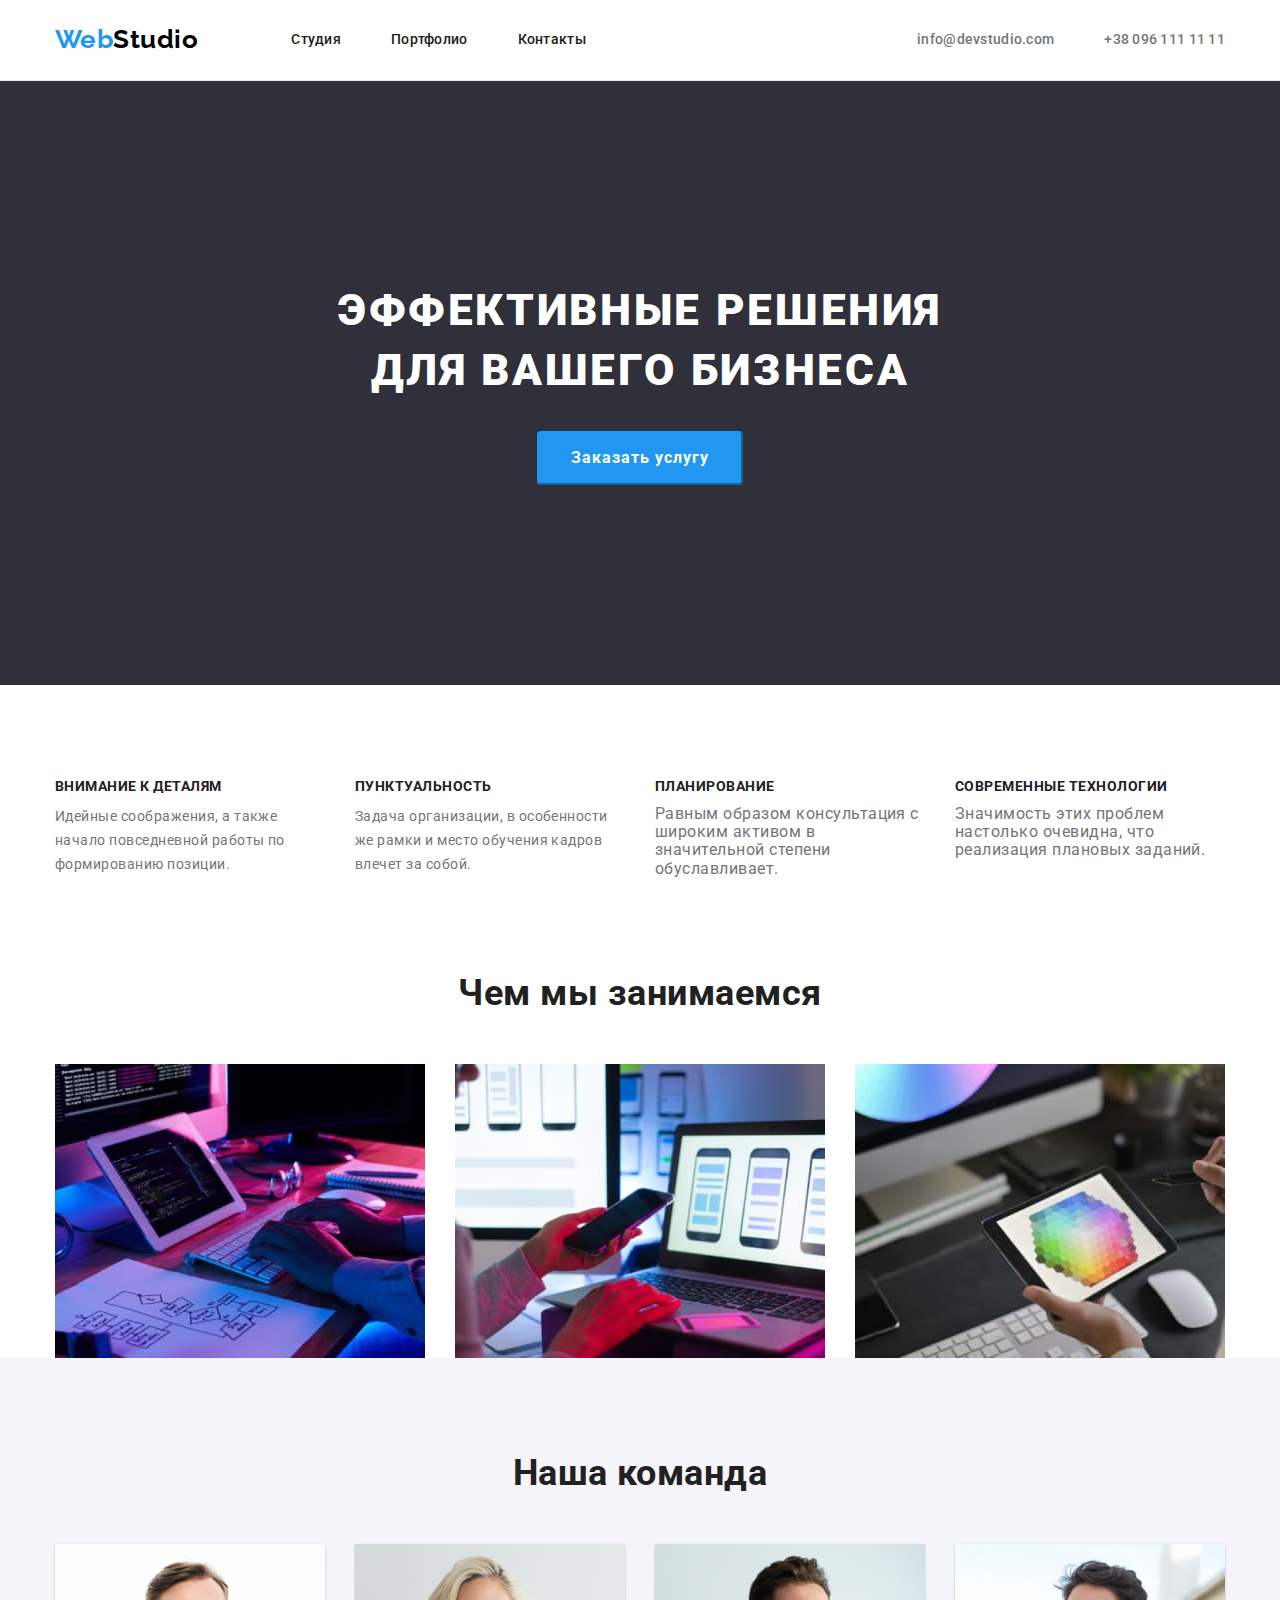
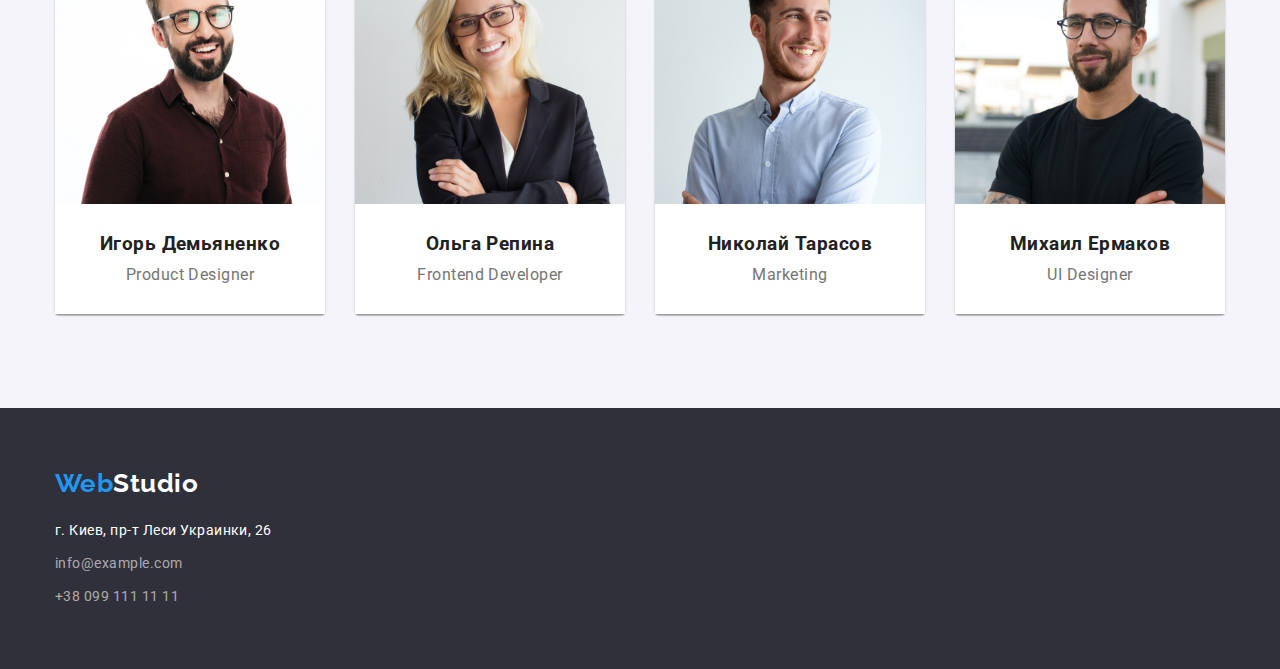
<file: index.html>
<!DOCTYPE html>
<html lang="ru">
  <head>
    <meta charset="UTF-8" />
    <meta http-equiv="X-UA-Compatible" content="IE=edge" />
    <meta name="viewport" content="width=device-width, initial-scale=1.0" />
    <title>WebStudio</title>
    <link rel="preconnect" href="https://fonts.googleapis.com" />
    <link rel="preconnect" href="https://fonts.gstatic.com" crossorigin />
    <link
      href="https://fonts.googleapis.com/css2?family=Raleway:wght@700&family=Roboto:wght@400;500;700;900&display=swap"
      rel="stylesheet"
    />
    <link
      rel="stylesheet"
      href="https://cdnjs.cloudflare.com/ajax/libs/modern-normalize/1.1.0/modern-normalize.min.css"
    />
    <link rel="stylesheet" href="./css/styles.css" />
  </head>
  <body class="page">
    <!-- Шапка сайта -->

    <header class="page-header header-container">
      <div class="container">
        <nav class="main-nav main-nav-container">
          <a href="./index.html" class="header-logo list">
            <span>Web</span>Studio
          </a>

          <ul class="site-nav-list list">
            <li class="site-nav-item">
              <a class="site-nav-link list" href="./index.html">Студия</a>
            </li>
            <li class="site-nav-item">
              <a class="site-nav-link list" href="./portfolio.html"
                >Портфолио</a
              >
            </li>
            <li class="site-nav-item">
              <a class="site-nav-link list" href="">Контакты</a>
            </li>
          </ul>
        </nav>

        <ul class="auth-list list">
          <li class="auth-item">
            <a class="auth-link list" href="mailto:info@devstudio.com"
              >info@devstudio.com</a
            >
          </li>
          <li class="auth-item">
            <a class="auth-link list" href="tel:+380961111111"
              >+38 096 111 11 11</a
            >
          </li>
        </ul>
      </div>
    </header>
    <main>
      <!-- Эффективные решения для вашего бизнеса -->
      <section class="hero">
        <div class="container">
          <h1 class="hero-title">Эффективные решения для вашего бизнеса</h1>
          <button class="hero-button" type="button">Заказать услугу</button>
        </div>
      </section>

      <!-- Наши преимущества -->
      <section class="section features">
        <div class="container features-container">
          <h2 class="section-title">Наши преимущества</h2>
          <ul class="features-list list">
            <li class="features-item">
              <h3 class="section-title">Внимание к деталям</h3>
              <p class="features-text">
                Идейные соображения, а также начало повседневной работы по
                формированию позиции.
              </p>
            </li>
            <li class="features-item">
              <h3 class="section-title">Пунктуальность</h3>
              <p class="features-text">
                Задача организации, в особенности же рамки и место обучения
                кадров влечет за собой.
              </p>
            </li>
            <li class="features-item">
              <h3 class="section-title">Планирование</h3>
              <p>
                Равным образом консультация с широким активом в значительной
                степени обуславливает.
              </p>
            </li>
            <li class="features-item">
              <h3 class="section-title">Современные технологии</h3>
              <p>
                Значимость этих проблем настолько очевидна, что реализация
                плановых заданий.
              </p>
            </li>
          </ul>
        </div>
      </section>

      <!-- Чем мы занимаемся -->
      <section class="section job">
        <div class="container">
          <h2 class="section-title">Чем мы занимаемся</h2>
          <ul class="job-list list">
            <li class="job-item">
              <img
                class="job-img"
                src="./images/image-1.jpg"
                alt="Верстка сайта"
                width="370"
              />
            </li>
            <li class="job-item">
              <img
                class="job-img"
                src="./images/image-2.jpg"
                alt="Взаимодействие телефона и компьютера"
                width="370"
              />
            </li>
            <li class="job-item">
              <img
                class="job-img"
                src="./images/image-3.jpg"
                alt="Выбор палитры цвета на планшете"
                width="370"
              />
            </li>
          </ul>
        </div>
      </section>

      <!-- Наша Команда -->
      <section class="section team">
        <div class="container">
          <h2 class="section-title">Наша команда</h2>
          <ul class="team-list list">
            <li class="team-item">
              <img
                class="team-img"
                src="./images/igor.jpg"
                alt="Мужчина в коричневой рубашке"
                width="270"
              />
              <div class="team-wrapper">
                <h3 class="section-title">Игорь Демьяненко</h3>
                <p class="section-text" lang="en">Product Designer</p>
              </div>
            </li>
            <li class="team-item">
              <img
                class="team-img"
                src="./images/olga.jpg"
                alt="Женщина в темном пиджаке"
                width="270"
              />
              <div class="team-wrapper">
                <h3 class="section-title">Ольга Репина</h3>
                <p class="section-text" lang="en">Frontend Developer</p>
              </div>
            </li>
            <li class="team-item">
              <img
                class="team-img"
                src="./images/nikolay.jpg"
                alt="Мужчина в светлой рубашке"
                width="270"
              />
              <div class="team-wrapper">
                <h3 class="section-title">Николай Тарасов</h3>
                <p class="section-text" lang="en">Marketing</p>
              </div>
            </li>
            <li class="team-item">
              <img
                class="team-img"
                src="./images/mihail.jpg"
                alt="Мужчина в черной футболке"
                width="270"
              />
              <div class="team-wrapper">
                <h3 class="section-title">Михаил Ермаков</h3>
                <p class="section-text" lang="en">UI Designer</p>
              </div>
            </li>
          </ul>
        </div>
      </section>
    </main>
    <footer class="footer">
      <div class="container">
        <a class="footer-logo list" href="./index.html">
          <span>Web</span>Studio
        </a>
        <address class="footer-address">
          <p class="footer-text">г. Киев, пр-т Леси Украинки, 26</p>
          <ul class="list">
            <li class="address-mail">
              <a class="footer-link list" href="mailto:info@example.com"
                >info@example.com</a
              >
            </li>
            <li class="address-phone">
              <a class="footer-link list" href="tel:+380991111111"
                >+38 099 111 11 11</a
              >
            </li>
          </ul>
        </address>
      </div>
    </footer>
  </body>
</html>
</file>
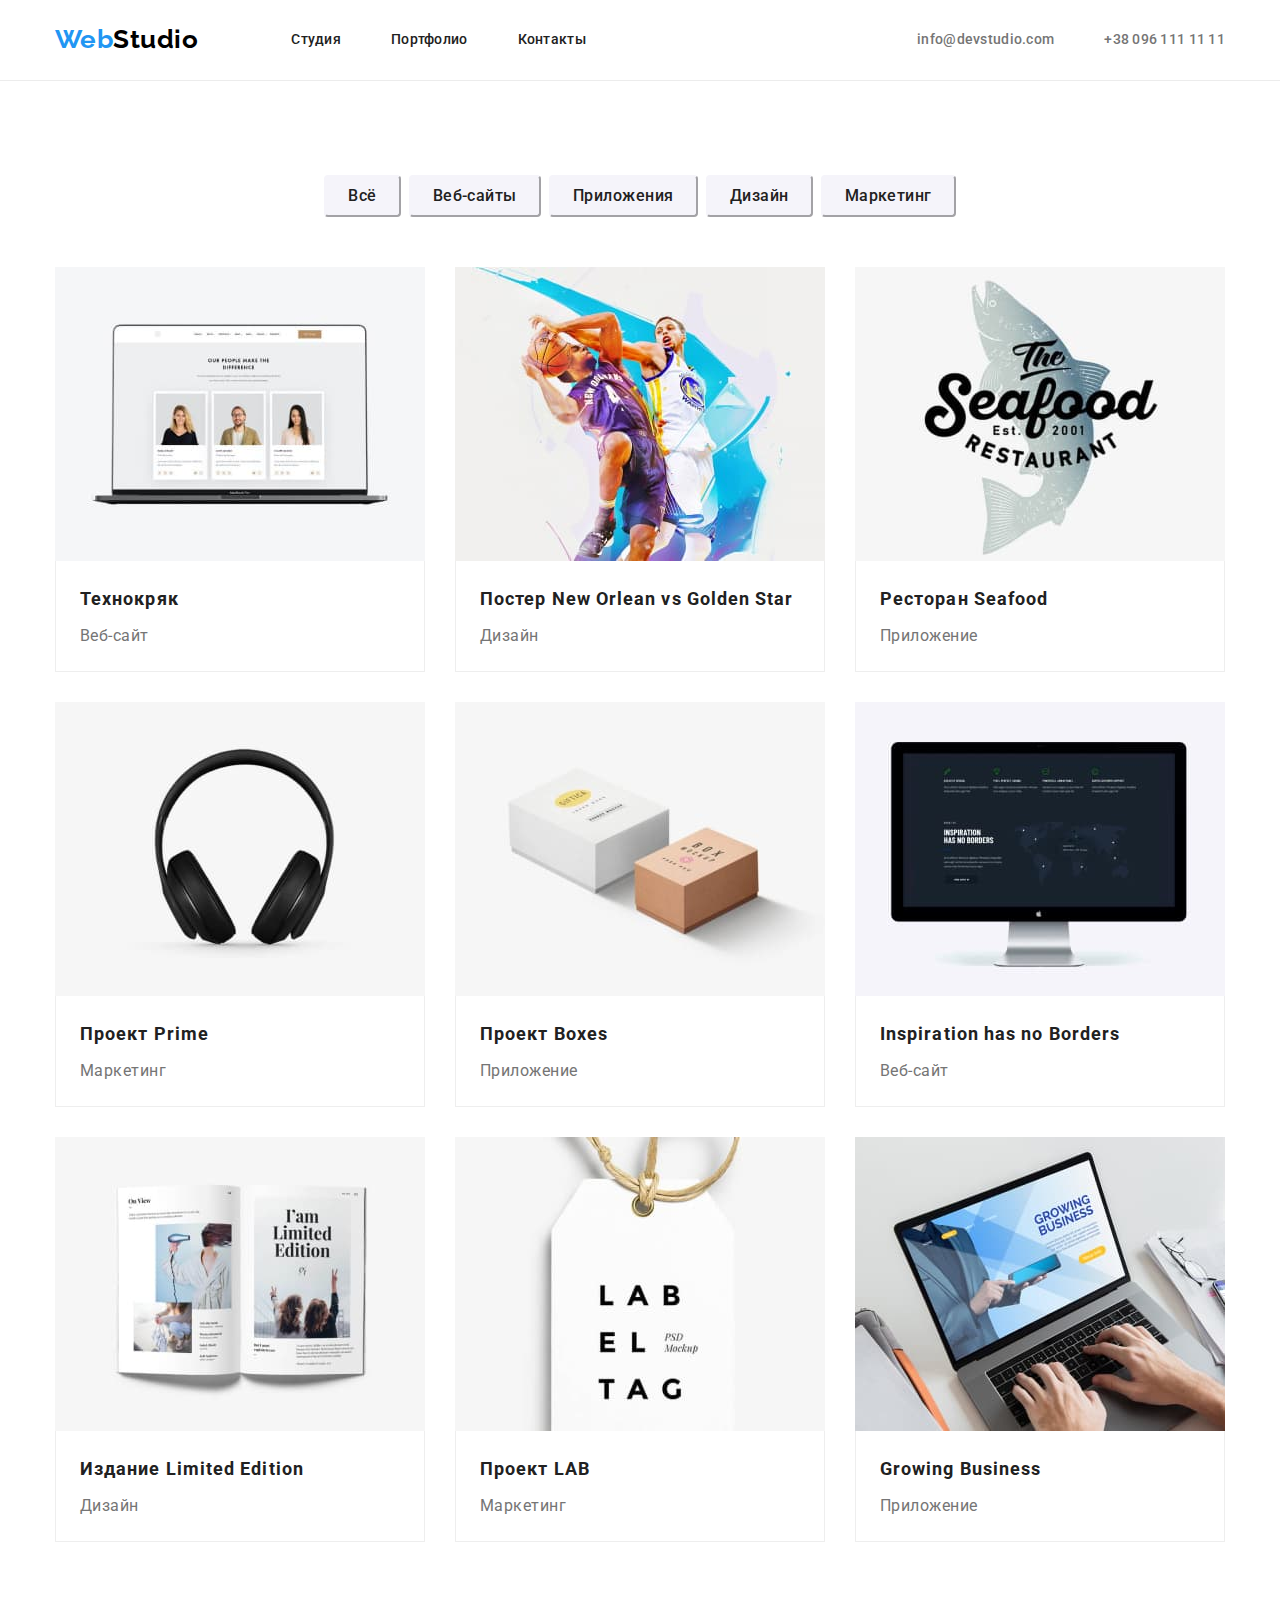
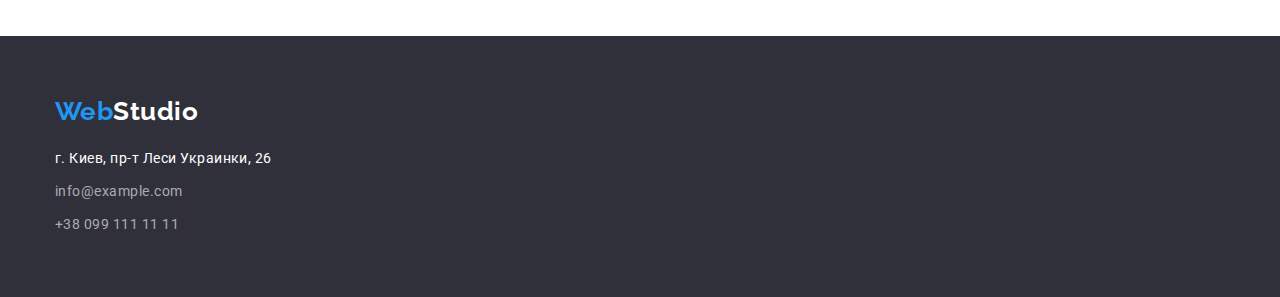
<file: portfolio.html>
<!DOCTYPE html>
<html lang="ru">
  <head>
    <meta charset="UTF-8" />
    <meta http-equiv="X-UA-Compatible" content="IE=edge" />
    <meta name="viewport" content="width=device-width, initial-scale=1.0" />
    <title>WebStudio</title>
    <link rel="preconnect" href="https://fonts.googleapis.com" />
    <link rel="preconnect" href="https://fonts.gstatic.com" crossorigin />
    <link
      href="https://fonts.googleapis.com/css2?family=Raleway:wght@700&family=Roboto:wght@400;500;700;900&display=swap"
      rel="stylesheet"
    />
    <link
      rel="stylesheet"
      href="https://cdnjs.cloudflare.com/ajax/libs/modern-normalize/1.1.0/modern-normalize.min.css"
    />
    <link rel="stylesheet" href="./css/styles.css" />
  </head>
  <body class="page">
    <!-- Шапка сайта -->
    <header class="page-header header-container">
      <div class="container">
        <nav class="main-nav main-nav-container">
          <a href="./index.html" class="header-logo list">
            <span>Web</span>Studio
          </a>

          <ul class="site-nav-list list">
            <li class="site-nav-item">
              <a class="site-nav-link list" href="./index.html">Студия</a>
            </li>
            <li class="site-nav-item">
              <a class="site-nav-link list" href="./portfolio.html"
                >Портфолио</a
              >
            </li>
            <li class="site-nav-item">
              <a class="site-nav-link list" href="">Контакты</a>
            </li>
          </ul>
        </nav>

        <ul class="auth-list list">
          <li class="auth-item">
            <a class="auth-link list" href="mailto:info@devstudio.com"
              >info@devstudio.com</a
            >
          </li>
          <li class="auth-item">
            <a class="auth-link list" href="tel:+380961111111"
              >+38 096 111 11 11</a
            >
          </li>
        </ul>
      </div>
    </header>
    <main>
      <!-- Portfolio -->

      <section class="section portfolio">
        <div class="container portfolio">
          <h1 class="section-title portfolio">Фильтр по содержанию</h1>
          <ul class="button-list list">
            <li class="button-item">
              <button class="button" type="button">Всё</button>
            </li>
            <li class="button-item">
              <button class="button" type="button">Веб-сайты</button>
            </li>
            <li class="button-item">
              <button class="button" type="button">Приложения</button>
            </li>
            <li class="button-item">
              <button class="button" type="button">Дизайн</button>
            </li>
            <li class="button-item">
              <button class="button" type="button">Маркетинг</button>
            </li>
          </ul>

          <!-- Portfolio benefits -->
          <ul class="benefits-list list">
            <li class="benefits-item">
              <img
                class="benefits-img"
                src="./images/portfolio/techno.jpg"
                alt="Фотокарточки на мониторе"
              />
              <div class="benefits-wrapper">
                <h2 class="section-title">Технокряк</h2>
                <p class="benefits-text">Веб-сайт</p>
              </div>
            </li>
            <li class="benefits-item">
              <img
                class="benefits-img"
                src="./images/portfolio/new-orlean.jpg"
                alt="Баскетболисты"
                width="370"
              />
              <div class="benefits-wrapper">
                <h2 class="section-title">Постер New Orlean vs Golden Star</h2>
                <p class="benefits-text">Дизайн</p>
              </div>
            </li>
            <li class="benefits-item">
              <img
                class="benefits-img"
                src="./images/portfolio/seafood.jpg"
                alt="Логотип ресторана"
                width="370"
              />
              <div class="benefits-wrapper">
                <h2 class="section-title">Ресторан Seafood</h2>
                <p class="benefits-text">Приложение</p>
              </div>
            </li>
            <li class="benefits-item">
              <img
                class="benefits-img"
                src="./images/portfolio/prime.jpg"
                alt="Наушники"
                width="370"
              />
              <div class="benefits-wrapper">
                <h2 class="section-title">Проект Prime</h2>
                <p class="benefits-text">Маркетинг</p>
              </div>
            </li>
            <li class="benefits-item">
              <img
                class="benefits-img"
                src="./images/portfolio/boxes.jpg"
                alt="Коробки"
                width="370"
              />
              <div class="benefits-wrapper">
                <h2 class="section-title">Проект Boxes</h2>
                <p class="benefits-text">Приложение</p>
              </div>
            </li>
            <li class="benefits-item">
              <img
                class="benefits-img"
                src="./images/portfolio/inspiration.jpg"
                alt="Монитор с картой"
                width="370"
              />
              <div class="benefits-wrapper">
                <h2 class="section-title">Inspiration has no Borders</h2>
                <p class="benefits-text">Веб-сайт</p>
              </div>
            </li>
            <li class="benefits-item">
              <img
                class="benefits-img"
                src="./images/portfolio/limited-edition.jpg"
                alt="Журнал на светлом фоне"
                width="370"
              />
              <div class="benefits-wrapper">
                <h2 class="section-title">Издание Limited Edition</h2>
                <p class="benefits-text">Дизайн</p>
              </div>
            </li>
            <li class="benefits-item">
              <img
                class="benefits-img"
                src="./images/portfolio/lab.jpg"
                alt="Этикетка на светлом фоне"
                width="370"
              />
              <div class="benefits-wrapper">
                <h2 class="section-title">Проект LAB</h2>
                <p class="benefits-text">Маркетинг</p>
              </div>
            </li>
            <li class="benefits-item">
              <img
                class="benefits-img"
                src="./images/portfolio/growing-business.jpg"
                alt="Ноутбук с открытой программой"
                width="370"
              />
              <div class="benefits-wrapper">
                <h2 class="section-title">Growing Business</h2>
                <p class="benefits-text">Приложение</p>
              </div>
            </li>
          </ul>
        </div>
      </section>
    </main>
    <footer class="footer">
      <div class="container">
        <a class="footer-logo list" href="./index.html">
          <span>Web</span>Studio
        </a>
        <address class="footer-address">
          <p class="footer-text">г. Киев, пр-т Леси Украинки, 26</p>
          <ul class="list">
            <li class="address-mail">
              <a class="footer-link list" href="mailto:info@example.com"
                >info@example.com</a
              >
            </li>
            <li class="address-phone">
              <a class="footer-link list" href="tel:+380991111111"
                >+38 099 111 11 11</a
              >
            </li>
          </ul>
        </address>
      </div>
    </footer>
  </body>
</html>
</file>
<file: css/styles.css>
:root {
  --title-text-color: #212121;
  --text-color: #757575;
  --accent-color: #2196f3;
  --accent-color-secondary: #188ce8;
  --black-color: #000000;
  --white-color: #ffffff;
  --footer-link-color: rgba(255, 255, 255, 0.6);
  --secondary-background-color: #2f303a;
  --third-background-color: #f5f4fa;
  --indent: 30px;
  --items: 3;
}

/* flex-basis: calc((100% - var(--indent) * (var(--items) - 1)) / var(--items)); */
/* title text color #212121 */
/* text color #757575 */
/* accent color #2196F3 */
/* black color #000000 */
/* white color #FFFFFF */
/* footer link color rgba(255, 255, 255, 0.6) */
/* secondary background color #2F303A */
/*  */
/* third background color #F5F4FA */

/* Reset style */

h1,
h2,
h3,
h4,
h5,
h6,
p {
  margin: 0;
}

img {
  display: block;
}

.list {
  padding: 0;
  margin: 0;
  list-style: none;
  text-decoration: none;
}
.hero-button,
.button {
  cursor: pointer;
}

/* General style */

.container {
  width: 1200px;
  padding-left: 15px;
  padding-right: 15px;
  margin-left: auto;
  margin-right: auto;

  /* outline: 2px solid tomato;
  outline-offset: -2px; */
}

/* Page */

.page {
  background-color: var(--white-color);
  color: var(--text-color);
  font-family: "Roboto", sans-serif;
  font-size: 16px;
  letter-spacing: 0.03em;
}

/* Header */

.page-header {
  padding-top: 24px;
  padding-bottom: 25px;
  border-bottom: 1px solid #ececec;
}

.header-container > .container {
  display: flex;
  align-items: center;
}

.main-nav-container {
  display: flex;
}

.header-logo {
  display: block;
  margin-right: 93px;

  color: var(--black-color);
  font-family: "Raleway", sans-serif;
  font-weight: 700;
  font-size: 26px;
  line-height: 1.19;
}
.header-logo span {
  color: var(--accent-color);
}

/* Site-nav */

.site-nav-list {
  display: flex;
  gap: 50px;
  align-items: center;
}

.site-nav-link {
  padding-top: 32px;
  padding-bottom: 32px;

  color: var(--title-text-color);
  font-weight: 500;
  font-size: 14px;
  line-height: 1.14;
  letter-spacing: 0.02em;
}
.site-nav-link:hover,
.site-nav-link:focus {
  color: var(--accent-color);
}

/* Auth-list, link */

.auth-list {
  display: flex;
  margin-left: auto;
  gap: 50px;
}

.auth-link {
  padding-top: 32px;
  padding-bottom: 32px;

  color: var(--text-color);
  font-weight: 500;
  font-size: 14px;
  line-height: 1.14;
  letter-spacing: 0.02em;
}
.auth-link:hover,
.auth-link:focus {
  color: var(--accent-color);
}

/* Hero */

.hero {
  background-color: var(--secondary-background-color);
  padding-top: 200px;
  padding-bottom: 200px;
}

.hero-title {
  display: block;
  width: 696px;
  margin-bottom: 30px;
  margin-left: auto;
  margin-right: auto;
  color: var(--white-color);
  font-weight: 900;
  font-size: 44px;
  line-height: 1.36;
  text-align: center;
  letter-spacing: 0.06em;
  text-transform: uppercase;
}
.hero-button {
  display: block;
  margin-left: auto;
  margin-right: auto;
  border-radius: 4px;
  border-color: var(--accent-color);
  min-width: 200px;
  padding: 10px 32px;

  color: var(--white-color);
  background-color: var(--accent-color);
  font-family: inherit;
  font-weight: 700;
  font-size: inherit;
  line-height: 1.88;
  letter-spacing: 0.06em;
}
.hero-button:hover,
.hero-button:focus {
  background-color: var(--accent-color-secondary);
}

/* Section General*/

.section {
  padding-top: 94px;
  padding-bottom: 94px;
}

.section-title {
  color: var(--title-text-color);
}

/* Section Features */

.features-list {
  display: flex;
  gap: 30px;
}

.features-item {
  width: 270px;
}

.features-item > .section-title {
  display: block;
  margin-bottom: 10px;
}

.features .section-title {
  font-weight: 700;
  font-size: 14px;
  line-height: 1.14;
  text-transform: uppercase;
}

.features-container > .section-title {
  display: none;
}

.features-text {
  font-size: 14px;
  line-height: 1.71;
}

/* Section Job*/

.section.job {
  padding-top: 0;
  padding-bottom: 0;
}

.job-list {
  display: flex;
  flex-wrap: wrap;
  gap: var(--indent);
}

.job-item {
  flex-basis: calc((100% - var(--indent) * (var(--items) - 1)) / var(--items));
}

.job .section-title {
  margin-bottom: 50px;

  font-weight: 700;
  font-size: 36px;
  line-height: 1.17;
  text-align: center;
}

/* Section Team */

.section.team {
  padding-top: 94px;
}

.team-list {
  display: flex;
  flex-wrap: wrap;
  gap: var(--indent);
  --items: 4;
}

.team-item {
  flex-basis: calc((100% - var(--indent) * (var(--items) - 1)) / var(--items));
  box-shadow: 0px 1px 3px rgba(0, 0, 0, 0.12), 0px 1px 1px rgba(0, 0, 0, 0.14),
    0px 2px 1px rgba(0, 0, 0, 0.2);
  border-radius: 0px 0px 4px 4px;
}

.team-wrapper {
  text-align: center;
  padding-top: 30px;
  padding-bottom: 30px;
  padding-left: 5px;
  padding-right: 5px;

  background-color: var(--white-color);
}

.team-wrapper > .section-title {
  display: block;
  margin-bottom: 10px;
}

.section.team {
  background-color: var(--third-background-color);
}
.team-item > .section-title,
.team-item > .section-text {
  line-height: 1.19;
  text-align: center;
}

.team-item > .section-title {
  font-size: 16px;
  font-weight: 500;
}
.container > .section-title {
  margin-bottom: 50px;

  font-weight: 700;
  font-size: 36px;
  line-height: 1.17;
  text-align: center;
}

/* Footer */

.footer {
  background-color: var(--secondary-background-color);
  padding-top: 60px;
  padding-bottom: 60px;
}

.footer-logo {
  display: block;
  margin-bottom: 20px;

  color: var(--white-color);
  font-family: "Raleway", sans-serif;
  font-weight: 700;
  font-size: 26px;
  line-height: 1.19;
}

.footer-logo span {
  color: var(--accent-color);
}

.footer-text {
  display: block;
  margin-bottom: 9px;

  color: var(--white-color);
}

.address-mail {
  margin-bottom: 9px;
}

.footer-link {
  color: var(--footer-link-color);
}

.footer-link,
.footer-text {
  font-size: 14px;
  line-height: 1.71;
}

.footer-address {
  font-style: normal;
}

/* Portfolio */

.portfolio > .section-title {
  display: none;
}

.button-list {
  display: flex;
  justify-content: center;
  gap: 8px;
  margin-bottom: 50px;
}

.button {
  min-width: 73px;
  padding: 6px 22px;
  border-radius: 4px;
  border-color: var(--third-background-color);

  color: var(--title-text-color);
  background-color: var(--third-background-color);
  font-family: inherit;
  font-weight: 500;
  font-size: inherit;
  line-height: 1.62;
  text-align: center;
  letter-spacing: inherit;
}

.button:not(:last-child) {
  display: inline-block;
  margin-right: 8px;
}

.button:hover,
.button:focus {
  color: var(--white-color);
  background-color: var(--accent-color);
  border-color: var(--accent-color);
  box-shadow: 0px 3px 1px rgba(0, 0, 0, 0.1), 0px 1px 2px rgba(0, 0, 0, 0.08),
    0px 2px 2px rgba(0, 0, 0, 0.12);
}

/* Benefits */

.benefits-list {
  display: flex;
  flex-wrap: wrap;
  gap: var(--indent);
  --items: 9;
}

.benefits-wrapper {
  padding-left: 24px;
  padding-right: 24px;
  padding-bottom: 20px;
  padding-top: 20px;
  background: #ffffff;
  border: 1px solid #eeeeee;
  border-top: none;
}

.benefits-item {
}

.benefits-list .section-title {
  margin-bottom: 4px;
  font-weight: 700;
  font-size: 18px;
  line-height: 2;
  letter-spacing: 0.06em;
}
.benefits-list .benefits-text {
  line-height: 1.88;
}
</file>
